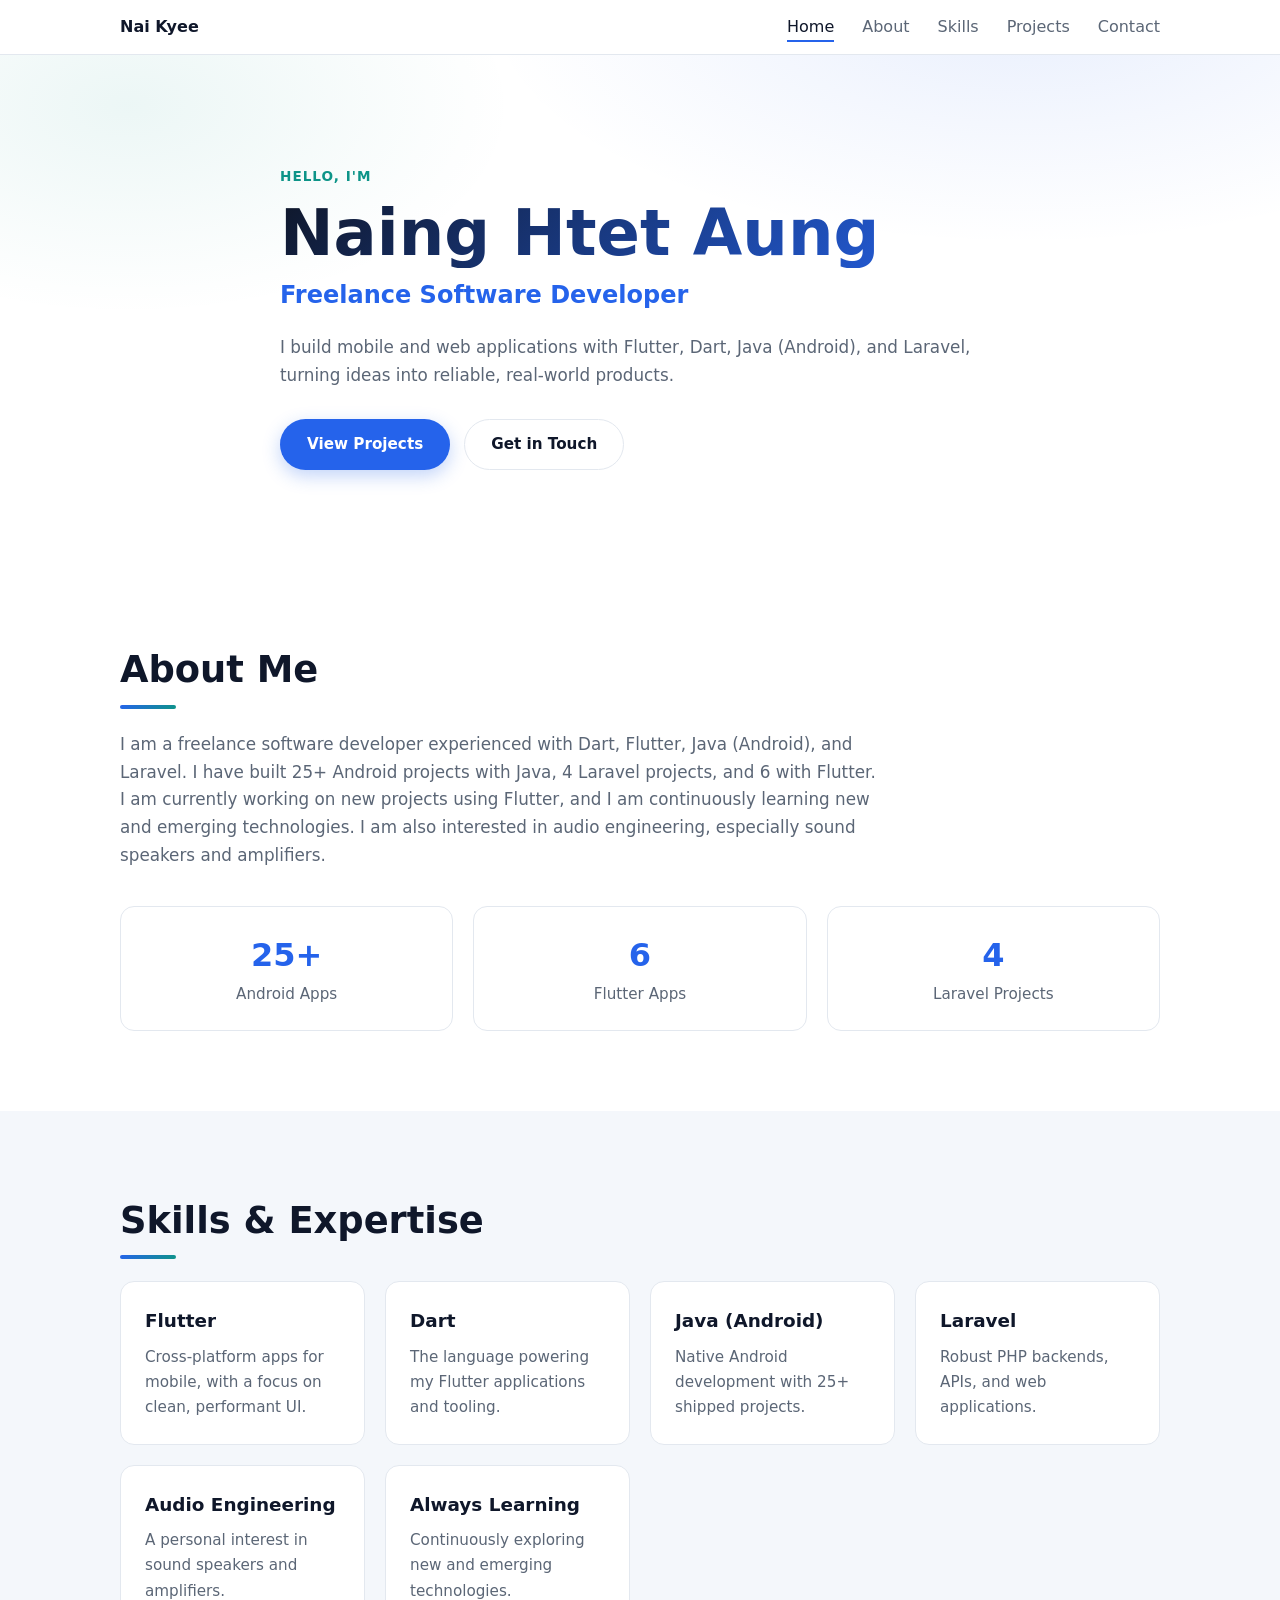
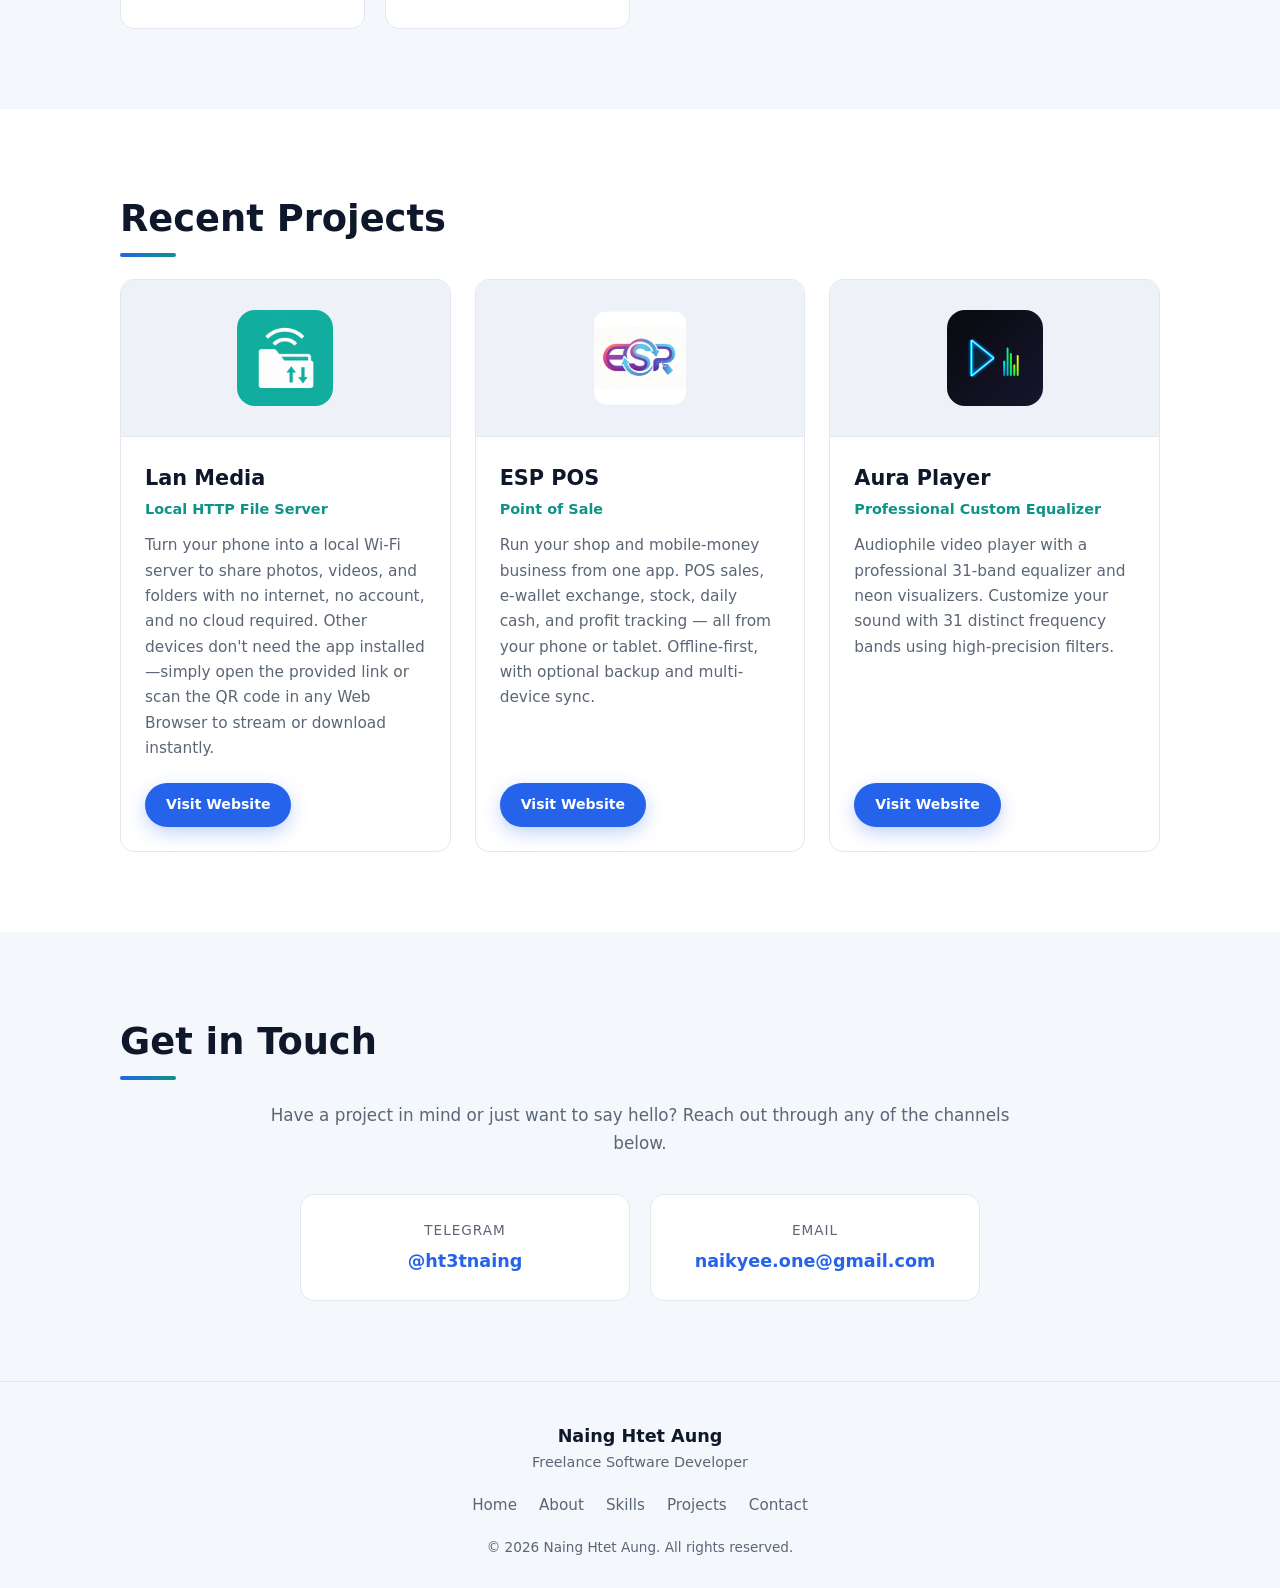
<file: index.html>
<!DOCTYPE html>
<html lang="en">
<head>
  <meta charset="UTF-8" />
  <meta name="viewport" content="width=device-width, initial-scale=1.0" />
  <title>Naing Htet Aung | Freelance Software Developer</title>
  <meta name="description" content="Naing Htet Aung is a freelance software developer experienced with Flutter, Dart, Java (Android), and Laravel. Explore projects like ESP POS and Aura Player." />
  <meta name="author" content="Naing Htet Aung" />
  <meta name="theme-color" content="#ffffff" />

  <meta property="og:type" content="website" />
  <meta property="og:title" content="Naing Htet Aung | Freelance Software Developer" />
  <meta property="og:description" content="Freelance software developer experienced with Flutter, Dart, Java (Android), and Laravel." />
  <meta property="og:url" content="https://naikyee.com/" />

  <meta name="twitter:card" content="summary" />
  <meta name="twitter:title" content="Naing Htet Aung | Freelance Software Developer" />
  <meta name="twitter:description" content="Freelance software developer experienced with Flutter, Dart, Java (Android), and Laravel." />

  <link rel="canonical" href="https://naikyee.com/" />
  <link rel="stylesheet" href="css/style.css" />
</head>
<body>
  <header class="site-header" id="top">
    <nav class="navbar" aria-label="Main navigation">
      <a href="#top" class="brand">
        <span >Nai Kyee</span>
      </a>

      <ul class="nav-menu" id="navMenu">
        <li><a href="#home" class="nav-link">Home</a></li>
        <li><a href="#about" class="nav-link">About</a></li>
        <li><a href="#skills" class="nav-link">Skills</a></li>
        <li><a href="#projects" class="nav-link">Projects</a></li>
        <li><a href="#contact" class="nav-link">Contact</a></li>
      </ul>
    </nav>
  </header>

  <main>
    <section class="hero" id="home">
      <div class="container hero-inner">
        <p class="hero-eyebrow">Hello, I'm</p>
        <h1 class="hero-title">Naing Htet Aung</h1>
        <p class="hero-tagline">Freelance Software Developer</p>
        <p class="hero-intro">
          I build mobile and web applications with Flutter, Dart, Java (Android), and Laravel,
          turning ideas into reliable, real-world products.
        </p>
        <div class="hero-actions">
          <a href="#projects" class="btn btn-primary">View Projects</a>
          <a href="#contact" class="btn btn-ghost">Get in Touch</a>
        </div>
      </div>
    </section>

    <section class="section" id="about">
      <div class="container">
        <h2 class="section-title">About Me</h2>
        <p class="section-lead">
          I am a freelance software developer experienced with Dart, Flutter, Java (Android), and Laravel.
          I have built 25+ Android projects with Java, 4 Laravel projects, and 6 with Flutter.
          I am currently working on new projects using Flutter, and I am continuously learning new and
          emerging technologies. I am also interested in audio engineering, especially sound speakers
          and amplifiers.
        </p>
        <div class="stats">
          <div class="stat">
            <span class="stat-num">25+</span>
            <span class="stat-label">Android Apps</span>
          </div>
          <div class="stat">
            <span class="stat-num">6</span>
            <span class="stat-label">Flutter Apps</span>
          </div>
          <div class="stat">
            <span class="stat-num">4</span>
            <span class="stat-label">Laravel Projects</span>
          </div>
        </div>
      </div>
    </section>

    <section class="section section-alt" id="skills">
      <div class="container">
        <h2 class="section-title">Skills &amp; Expertise</h2>
        <div class="skills-grid">
          <div class="skill-card">
            <h3>Flutter</h3>
            <p>Cross-platform apps for mobile, with a focus on clean, performant UI.</p>
          </div>
          <div class="skill-card">
            <h3>Dart</h3>
            <p>The language powering my Flutter applications and tooling.</p>
          </div>
          <div class="skill-card">
            <h3>Java (Android)</h3>
            <p>Native Android development with 25+ shipped projects.</p>
          </div>
          <div class="skill-card">
            <h3>Laravel</h3>
            <p>Robust PHP backends, APIs, and web applications.</p>
          </div>
          <div class="skill-card">
            <h3>Audio Engineering</h3>
            <p>A personal interest in sound speakers and amplifiers.</p>
          </div>
          <div class="skill-card">
            <h3>Always Learning</h3>
            <p>Continuously exploring new and emerging technologies.</p>
          </div>
        </div>
      </div>
    </section>

    <section class="section" id="projects">
      <div class="container">
        <h2 class="section-title">Recent Projects</h2>
        <div class="projects-grid" id="projectsGrid">
          <p class="projects-status">Loading projects&hellip;</p>
        </div>
      </div>
    </section>

    <section class="section section-alt" id="contact">
      <div class="container">
        <h2 class="section-title">Get in Touch</h2>
        <p class="section-lead center">
          Have a project in mind or just want to say hello? Reach out through any of the channels below.
        </p>
        <div class="contact-grid">
          <a class="contact-card" href="https://t.me/ht3tnaing" target="_blank" rel="noopener">
            <span class="contact-label">Telegram</span>
            <span class="contact-value">@ht3tnaing</span>
          </a>
          <a class="contact-card" href="mailto:naikyee.one@gmail.com">
            <span class="contact-label">Email</span>
            <span class="contact-value">naikyee.one@gmail.com</span>
          </a>
        </div>
      </div>
    </section>
  </main>

  <footer class="site-footer">
    <div class="container footer-inner">
      <div class="footer-brand">
        <span class="brand-name">Naing Htet Aung</span>
        <p>Freelance Software Developer</p>
      </div>
      <nav class="footer-nav" aria-label="Footer navigation">
        <a href="#home">Home</a>
        <a href="#about">About</a>
        <a href="#skills">Skills</a>
        <a href="#projects">Projects</a>
        <a href="#contact">Contact</a>
      </nav>
      <p class="copyright">&copy; <span id="year"></span> Naing Htet Aung. All rights reserved.</p>
    </div>
  </footer>

  <script src="javascript/main.js"></script>
</body>
</html>
</file>
<file: css/style.css>
:root {
  --bg: #ffffff;
  --bg-alt: #f4f7fb;
  --surface: #ffffff;
  --surface-2: #eef2f8;
  --border: #e3e8ef;
  --text: #0f172a;
  --text-muted: #5b6676;
  --accent: #2563eb;
  --accent-2: #0d9488;
  --accent-hover: #1d4ed8;
  --shadow: 0 10px 30px rgba(15, 23, 42, 0.1);
  --radius: 14px;
  --radius-sm: 10px;
  --max-width: 1080px;
  --transition: 0.25s ease;
  --header-h: 67px;
}

*,
*::before,
*::after {
  box-sizing: border-box;
  margin: 0;
  padding: 0;
}

html {
  scroll-behavior: smooth;
  scroll-padding-top: var(--header-h);
}

body {
  font-family: "Segoe UI", system-ui, -apple-system, Roboto, Helvetica, Arial, sans-serif;
  background: var(--bg);
  color: var(--text);
  line-height: 1.65;
  -webkit-font-smoothing: antialiased;
  overflow-x: hidden;
}

img {
  max-width: 100%;
  display: block;
}

a {
  color: inherit;
  text-decoration: none;
}

.container {
  width: 100%;
  max-width: var(--max-width);
  margin: 0 auto;
  padding: 0 20px;
}

.btn {
  display: inline-block;
  padding: 12px 26px;
  border-radius: 999px;
  font-weight: 600;
  font-size: 0.95rem;
  cursor: pointer;
  border: 1px solid transparent;
  transition: transform var(--transition), background var(--transition), box-shadow var(--transition);
}

.btn:hover {
  transform: translateY(-2px);
}

.btn-primary {
  background: var(--accent);
  color: #fff;
  box-shadow: 0 6px 18px rgba(37, 99, 235, 0.28);
}

.btn-primary:hover {
  background: var(--accent-hover);
}

.btn-ghost {
  background: transparent;
  color: var(--text);
  border-color: var(--border);
}

.btn-ghost:hover {
  border-color: var(--accent);
  color: var(--accent);
}

.btn-sm {
  padding: 9px 20px;
  font-size: 0.88rem;
}

.site-header {
  position: sticky;
  top: 0;
  z-index: 100;
  background: rgba(255, 255, 255, 0.85);
  backdrop-filter: blur(10px);
  border-bottom: 1px solid var(--border);
}

.navbar {
  max-width: var(--max-width);
  margin: 0 auto;
  padding: 14px 20px;
  display: flex;
  align-items: center;
  justify-content: space-between;
}

.brand {
  display: flex;
  align-items: center;
  gap: 10px;
  font-weight: 700;
}

.brand-mark {
  display: inline-grid;
  place-items: center;
  width: 38px;
  height: 38px;
  border-radius: 10px;
  background: linear-gradient(135deg, var(--accent), var(--accent-2));
  color: #06121f;
  font-size: 0.85rem;
  font-weight: 800;
  letter-spacing: 0.5px;
}

.brand-name {
  font-size: 1.05rem;
}

.nav-menu {
  list-style: none;
  display: flex;
  gap: 28px;
  align-items: center;
}

.nav-link {
  color: var(--text-muted);
  font-weight: 500;
  position: relative;
  padding: 4px 0;
  transition: color var(--transition);
}

.nav-link::after {
  content: "";
  position: absolute;
  left: 0;
  bottom: -2px;
  width: 0;
  height: 2px;
  background: var(--accent);
  transition: width var(--transition);
}

.nav-link:hover,
.nav-link.active {
  color: var(--text);
}

.nav-link:hover::after,
.nav-link.active::after {
  width: 100%;
}

.hero {
  position: relative;
  padding: 110px 0 90px;
  background:
    radial-gradient(900px 400px at 80% -10%, rgba(37, 99, 235, 0.1), transparent 60%),
    radial-gradient(700px 380px at 10% 10%, rgba(13, 148, 136, 0.08), transparent 55%);
}

.hero-inner {
  max-width: 760px;
}

.hero-eyebrow {
  color: var(--accent-2);
  font-weight: 600;
  letter-spacing: 1px;
  text-transform: uppercase;
  font-size: 0.85rem;
  margin-bottom: 10px;
}

.hero-title {
  font-size: clamp(2.4rem, 6vw, 4rem);
  line-height: 1.1;
  font-weight: 800;
  background: linear-gradient(135deg, #0f172a, #2563eb);
  -webkit-background-clip: text;
  background-clip: text;
  color: transparent;
}

.hero-tagline {
  font-size: clamp(1.1rem, 2.5vw, 1.5rem);
  color: var(--accent);
  font-weight: 600;
  margin-top: 8px;
}

.hero-intro {
  color: var(--text-muted);
  margin-top: 18px;
  font-size: 1.05rem;
}

.hero-actions {
  display: flex;
  flex-wrap: wrap;
  gap: 14px;
  margin-top: 30px;
}

.section {
  padding: 80px 0;
}

.section-alt {
  background: var(--bg-alt);
}

.section-title {
  font-size: clamp(1.6rem, 4vw, 2.3rem);
  font-weight: 800;
  margin-bottom: 30px;
  position: relative;
  display: inline-block;
}

.section-title::after {
  content: "";
  position: absolute;
  left: 0;
  bottom: -8px;
  width: 56px;
  height: 4px;
  border-radius: 4px;
  background: linear-gradient(135deg, var(--accent), var(--accent-2));
}

.section-lead {
  color: var(--text-muted);
  max-width: 760px;
  font-size: 1.05rem;
}

.section-lead.center {
  margin: 0 auto 36px;
  text-align: center;
}

.stats {
  display: flex;
  flex-wrap: wrap;
  gap: 20px;
  margin-top: 36px;
}

.stat {
  flex: 1 1 160px;
  background: var(--surface);
  border: 1px solid var(--border);
  border-radius: var(--radius);
  padding: 22px;
  text-align: center;
}

.stat-num {
  display: block;
  font-size: 2rem;
  font-weight: 800;
  color: var(--accent);
}

.stat-label {
  color: var(--text-muted);
  font-size: 0.95rem;
}

.skills-grid {
  display: grid;
  grid-template-columns: repeat(auto-fit, minmax(230px, 1fr));
  gap: 20px;
}

.skill-card {
  background: var(--surface);
  border: 1px solid var(--border);
  border-radius: var(--radius);
  padding: 24px;
  transition: transform var(--transition), border-color var(--transition);
}

.skill-card:hover {
  transform: translateY(-4px);
  border-color: var(--accent);
}

.skill-card h3 {
  margin-bottom: 8px;
  font-size: 1.15rem;
}

.skill-card p {
  color: var(--text-muted);
  font-size: 0.95rem;
}

.projects-grid {
  display: grid;
  grid-template-columns: repeat(auto-fit, minmax(300px, 1fr));
  gap: 24px;
}

.projects-status {
  color: var(--text-muted);
  grid-column: 1 / -1;
}

.project-card {
  background: var(--surface);
  border: 1px solid var(--border);
  border-radius: var(--radius);
  overflow: hidden;
  display: flex;
  flex-direction: column;
  transition: transform var(--transition), box-shadow var(--transition);
}

.project-card:hover {
  transform: translateY(-6px);
  box-shadow: var(--shadow);
}

.project-logo {
  background: var(--surface-2);
  display: grid;
  place-items: center;
  padding: 30px;
  border-bottom: 1px solid var(--border);
}

.project-logo img {
  width: 96px;
  height: 96px;
  object-fit: contain;
  border-radius: 18px;
}

.project-body {
  padding: 24px;
  display: flex;
  flex-direction: column;
  flex: 1;
}

.project-name {
  font-size: 1.3rem;
  font-weight: 700;
}

.project-subtitle {
  color: var(--accent-2);
  font-size: 0.9rem;
  font-weight: 600;
  margin-top: 2px;
}

.project-desc {
  color: var(--text-muted);
  margin: 12px 0 22px;
  font-size: 0.96rem;
  flex: 1;
}

.project-card .btn {
  align-self: flex-start;
}

.contact-grid {
  display: grid;
  grid-template-columns: repeat(auto-fit, minmax(240px, 1fr));
  gap: 20px;
  max-width: 680px;
  margin: 0 auto;
}

.contact-card {
  background: var(--surface);
  border: 1px solid var(--border);
  border-radius: var(--radius);
  padding: 24px;
  text-align: center;
  display: flex;
  flex-direction: column;
  gap: 6px;
  transition: transform var(--transition), border-color var(--transition);
}

.contact-card:hover {
  transform: translateY(-4px);
  border-color: var(--accent);
}

.contact-label {
  color: var(--text-muted);
  font-size: 0.85rem;
  text-transform: uppercase;
  letter-spacing: 1px;
}

.contact-value {
  font-size: 1.1rem;
  font-weight: 600;
  color: var(--accent);
  word-break: break-word;
}

.site-footer {
  background: var(--bg-alt);
  border-top: 1px solid var(--border);
  padding: 40px 0 30px;
}

.footer-inner {
  display: flex;
  flex-direction: column;
  align-items: center;
  gap: 18px;
  text-align: center;
}

.footer-brand .brand-name {
  font-weight: 700;
  font-size: 1.1rem;
}

.footer-brand p {
  color: var(--text-muted);
  font-size: 0.9rem;
}

.footer-nav {
  display: flex;
  flex-wrap: wrap;
  justify-content: center;
  gap: 22px;
}

.footer-nav a {
  color: var(--text-muted);
  font-size: 0.95rem;
  transition: color var(--transition);
}

.footer-nav a:hover {
  color: var(--accent);
}

.copyright {
  color: var(--text-muted);
  font-size: 0.85rem;
}

@media (max-width: 768px) {
  .navbar {
    flex-wrap: wrap;
    justify-content: center;
    gap: 8px 0;
    padding: 12px 0 10px;
  }

  .nav-menu {
    width: 100%;
    flex-wrap: nowrap;
    justify-content: flex-start;
    gap: 26px;
    overflow-x: auto;
    -webkit-overflow-scrolling: touch;
    scroll-snap-type: x proximity;
    padding: 4px 16px;
    scrollbar-width: none;
  }

  .nav-menu::-webkit-scrollbar {
    display: none;
  }

  .nav-menu li {
    flex: 0 0 auto;
    scroll-snap-align: start;
  }

  .nav-link {
    font-size: 0.98rem;
    white-space: nowrap;
  }

  html {
    scroll-padding-top: 120px;
  }

  .hero {
    padding: 70px 0 60px;
  }

  .section {
    padding: 60px 0;
  }
}

@media (max-width: 480px) {
  .container {
    padding: 0 16px;
  }

  .nav-menu {
    gap: 14px 18px;
  }

  .nav-link {
    font-size: 0.92rem;
  }

  .hero-actions {
    width: 100%;
  }

  .hero-actions .btn {
    flex: 1 1 100%;
    text-align: center;
  }

  .stats {
    gap: 14px;
  }

  .stat {
    flex: 1 1 100%;
  }

  .skill-card,
  .project-body,
  .contact-card {
    padding: 20px;
  }

  .project-logo {
    padding: 24px;
  }
}

@media (prefers-reduced-motion: reduce) {
  * {
    scroll-behavior: auto !important;
    transition: none !important;
  }
}

:focus-visible {
  outline: 2px solid var(--accent);
  outline-offset: 3px;
}
</file>
